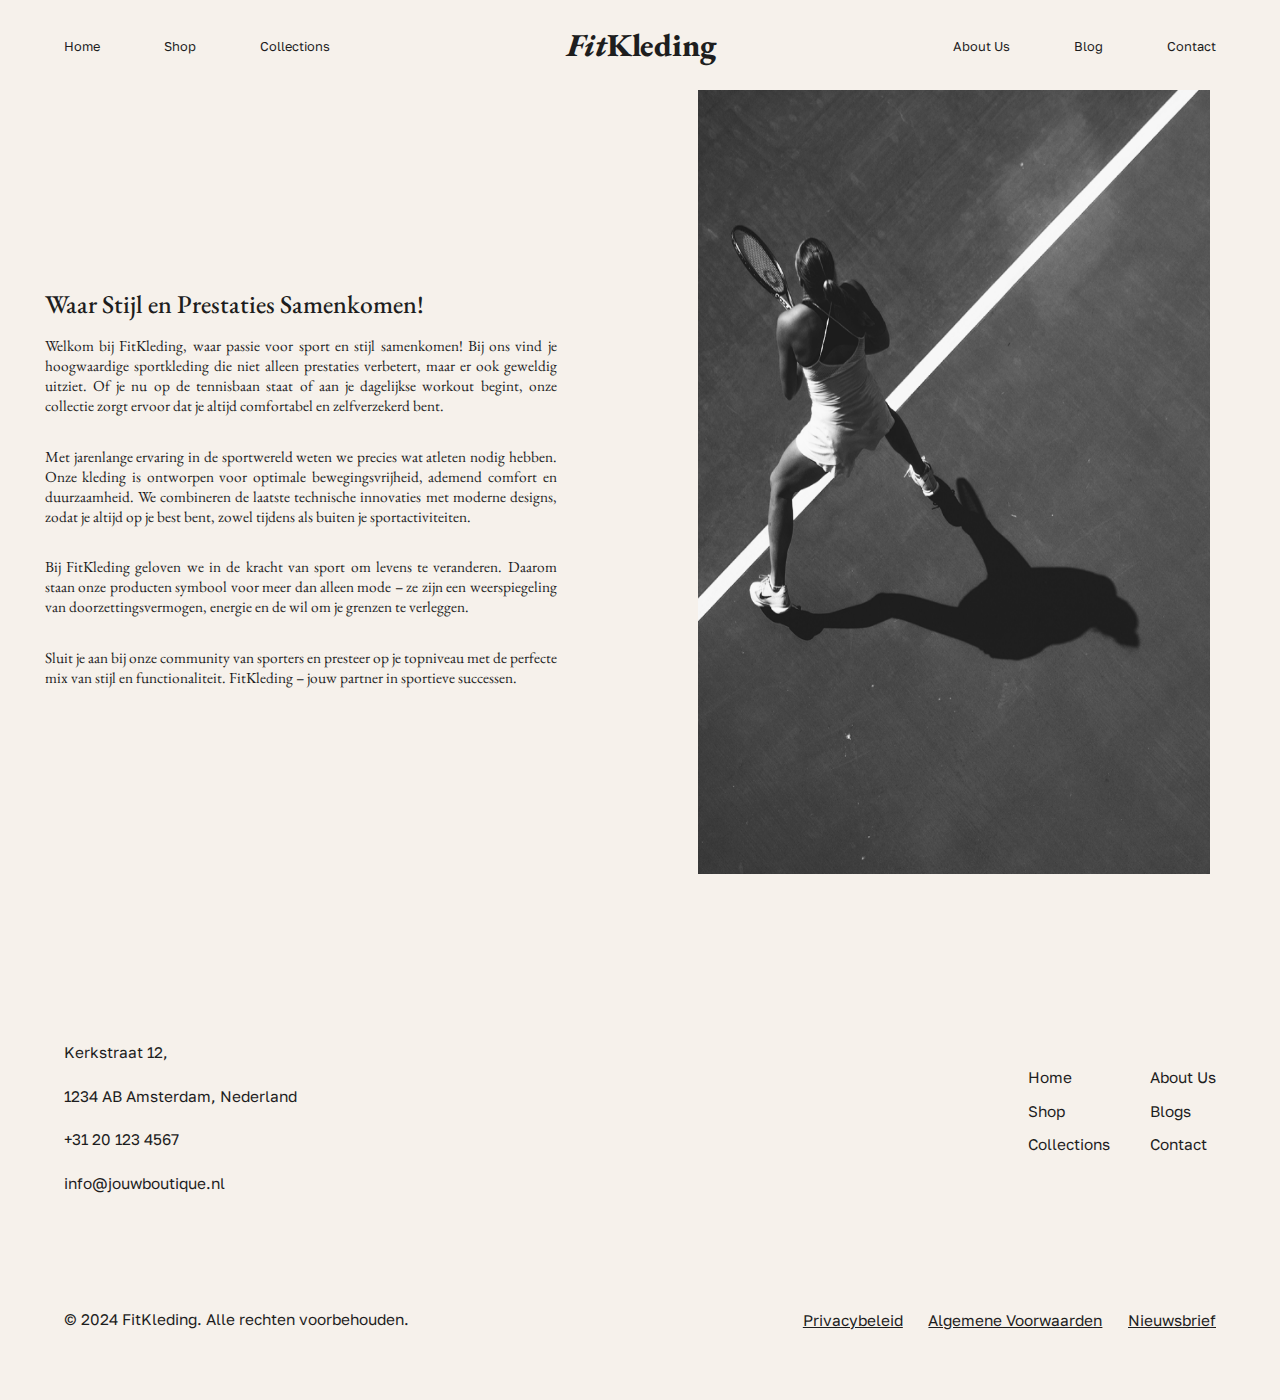
<file: about.html>
<!DOCTYPE html>
<html lang="nl">
<head>
    <meta charset="UTF-8">
    <meta name="viewport" content="width=device-width, initial-scale=1.0">
    <title>FitKleding</title>
    <link rel="stylesheet" href="styles/style.css">
</head>
<body>
    <header>
        <ul>
            <li><a href="index.html">Home</a></li>
            <li><a href="shop.html">Shop</a></li>
            <li><a href="collection.html">Collections</a></li>
        </ul>
        <section>
            <h1><em>Fit</em>Kleding</h1>
         </section>
        <ul>
            <li><a href="about.html">About Us</a></li>
            <li><a href="blog.html">Blog</a></li>
            <li><a href="contact.html">Contact</a></li>
        </ul>
    </header>
    <main>
        <section class="aboutInformation"> <!-- DIV -->
            <section>
                <h2>Waar Stijl en Prestaties Samenkomen!</h2>
                <p>Welkom bij FitKleding, waar passie voor sport en stijl samenkomen! Bij ons vind je hoogwaardige sportkleding die niet alleen prestaties verbetert, maar er ook geweldig uitziet. Of je nu op de tennisbaan staat of aan je dagelijkse workout begint, onze collectie zorgt ervoor dat je altijd comfortabel en zelfverzekerd bent.</p>
                <p>Met jarenlange ervaring in de sportwereld weten we precies wat atleten nodig hebben. Onze kleding is ontworpen voor optimale bewegingsvrijheid, ademend comfort en duurzaamheid. We combineren de laatste technische innovaties met moderne designs, zodat je altijd op je best bent, zowel tijdens als buiten je sportactiviteiten.</p>
                <p>Bij FitKleding geloven we in de kracht van sport om levens te veranderen. Daarom staan onze producten symbool voor meer dan alleen mode – ze zijn een weerspiegeling van doorzettingsvermogen, energie en de wil om je grenzen te verleggen.</p>
                <p>Sluit je aan bij onze community van sporters en presteer op je topniveau met de perfecte mix van stijl en functionaliteit. FitKleding – jouw partner in sportieve successen.</p>
            </section>
            <div>
                <img src="images/heroAfbeelding01.png" alt="">
            </div>
        </section>
    </main>
    <footer>
        <div class="footerContent">
            <section> <!-- DIV -->
                <p>Kerkstraat 12,</p>
                <p>1234 AB Amsterdam, Nederland</p>
                <p>+31 20 123 4567</p>
                <p>info@jouwboutique.nl</p>
            </section>
            <div>
                <ul>
                    <li><a href="">Home</a></li>
                    <li><a href="">Shop</a></li>
                    <li><a href="">Collections</a></li>
                </ul>
                <ul>
                    <li><a href="">About Us</a></li>
                    <li><a href="">Blogs</a></li>
                    <li><a href="">Contact</a></li>
                </ul>
            </div>
        </div>
        <section>
            <p>© 2024 FitKleding. Alle rechten voorbehouden.</p>
            <ul>
                <li><a href="">Privacybeleid</a></li>
                <li><a href="">Algemene Voorwaarden</a></li>
                <li><a href="">Nieuwsbrief</a></li>
            </ul>
        </section>
    </footer> 
</body>
</html>
</file>
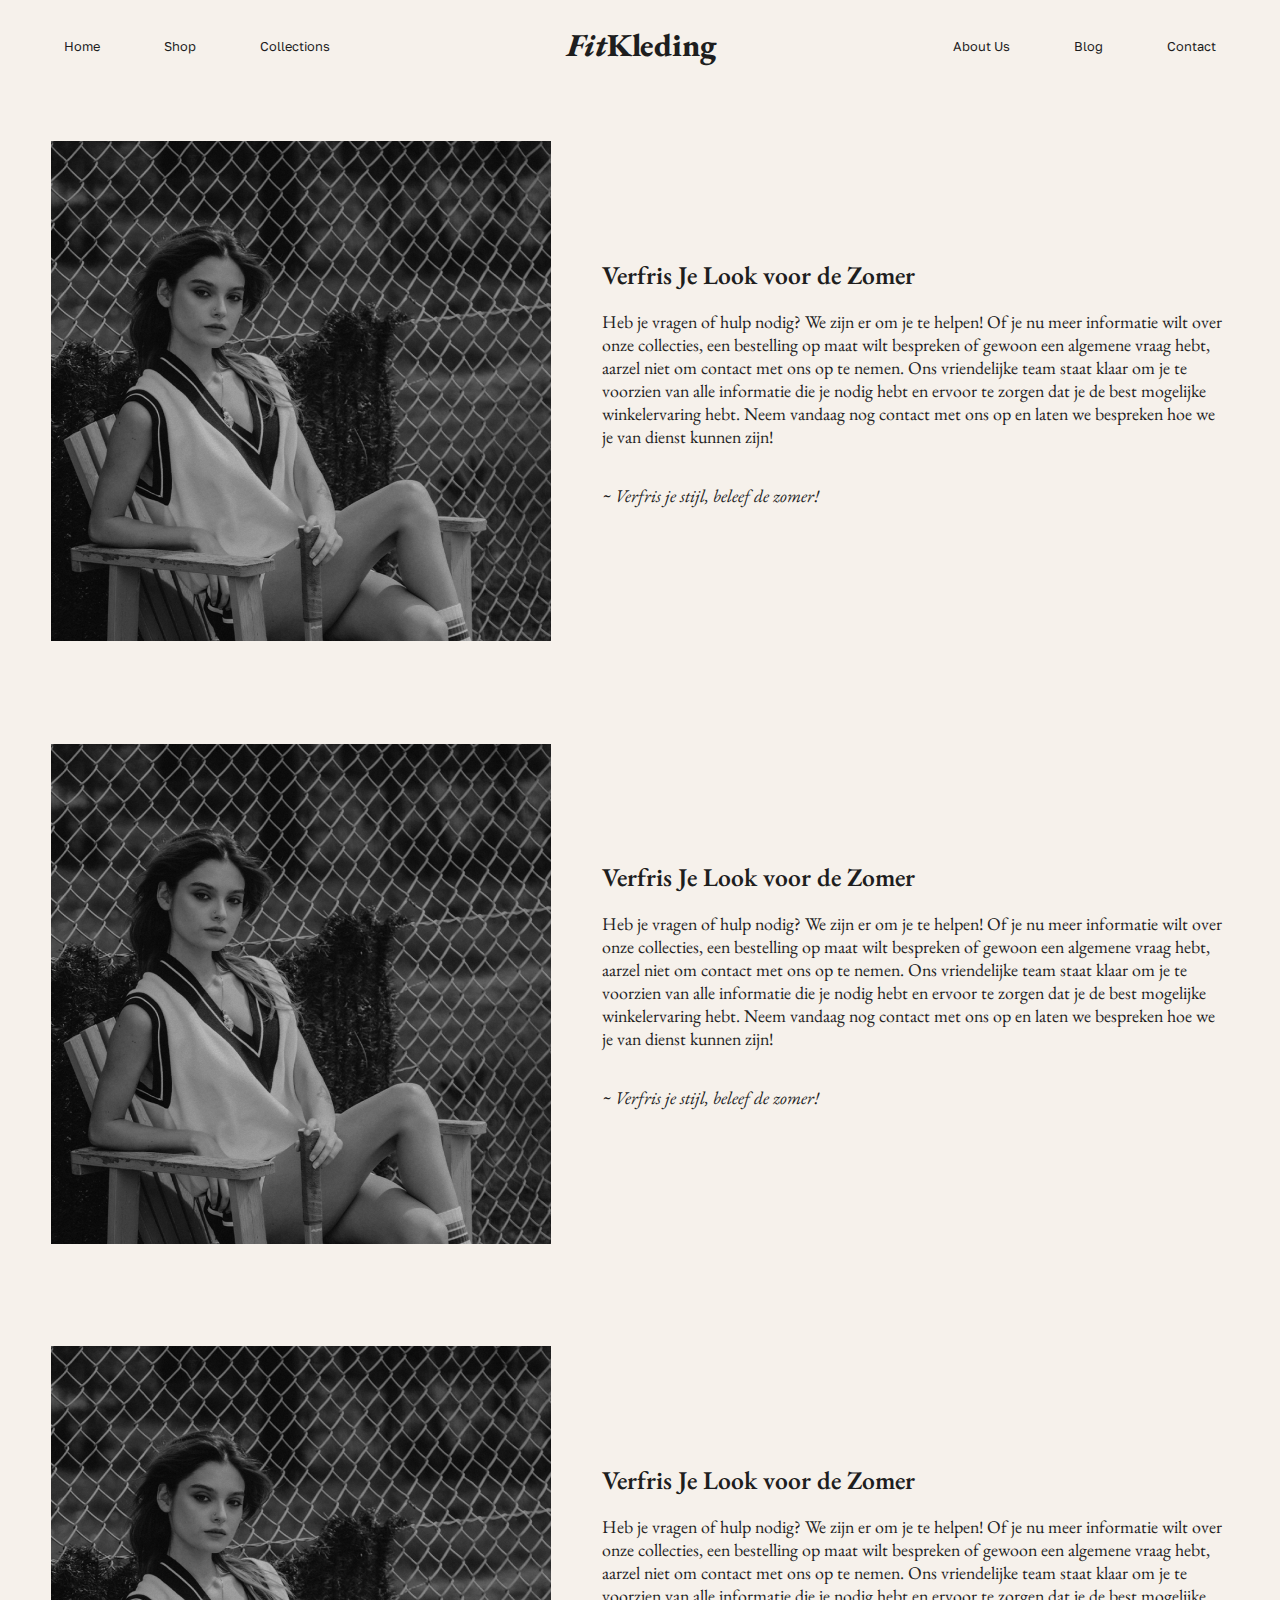
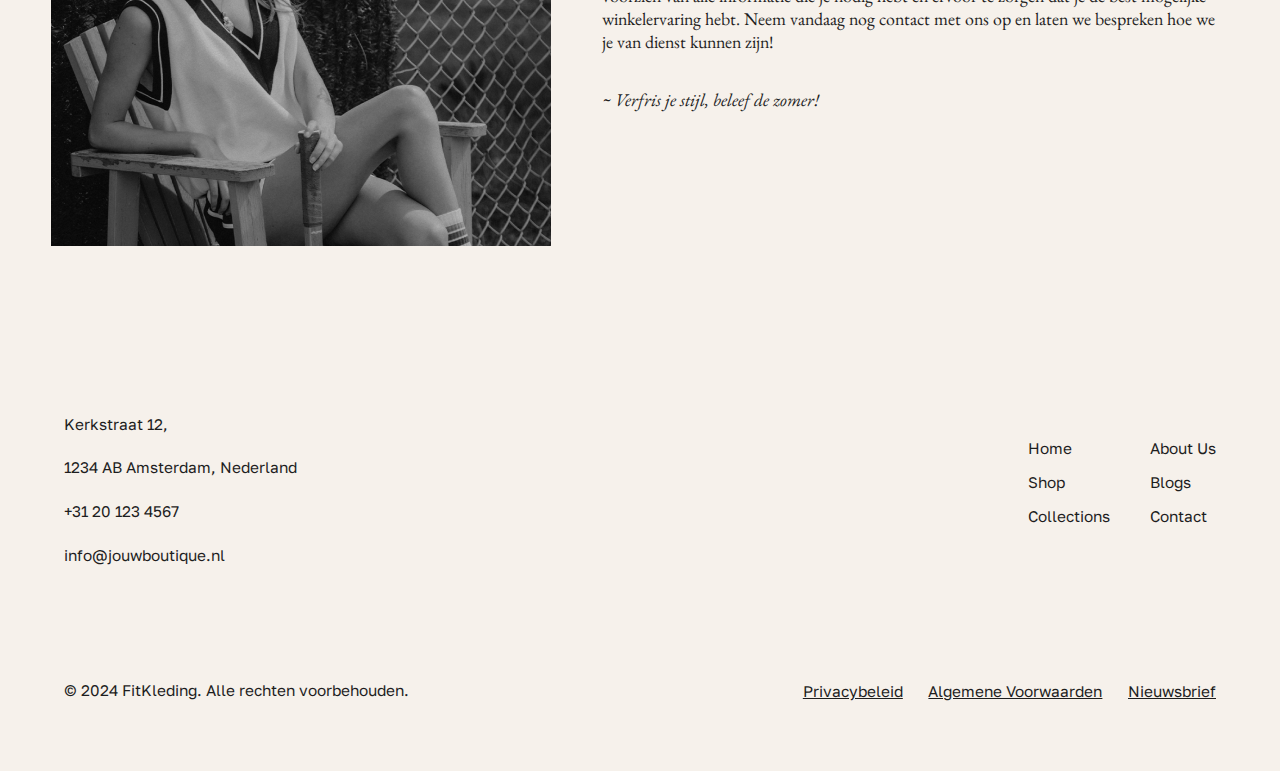
<file: blog.html>
<!DOCTYPE html>
<html lang="nl">
<head>
    <meta charset="UTF-8">
    <meta name="viewport" content="width=device-width, initial-scale=1.0">
    <title>FitKleding</title>
    <link rel="stylesheet" href="styles/style.css">
</head>
<body>
    <header>
        <ul>
            <li><a href="index.html">Home</a></li>
            <li><a href="shop.html">Shop</a></li>
            <li><a href="collection.html">Collections</a></li>
        </ul>
        <section>
            <h1><em>Fit</em>Kleding</h1>
         </section>
        <ul>
            <li><a href="about.html">About Us</a></li>
            <li><a href="blog.html">Blog</a></li>
            <li><a href="contact.html">Contact</a></li>
        </ul>
    </header>
    <main>
        <article>
            <img src="images/blog01.png" alt="">
            <section>
                <h2>Verfris Je Look voor de Zomer</h2>
                <p>Heb je vragen of hulp nodig? We zijn er om je te helpen! Of je nu meer informatie wilt over onze collecties, een bestelling op maat wilt bespreken of gewoon een algemene vraag hebt, aarzel niet om contact met ons op te nemen. Ons vriendelijke team staat klaar om je te voorzien van alle informatie die je nodig hebt en ervoor te zorgen dat je de best mogelijke winkelervaring hebt. Neem vandaag nog contact met ons op en laten we bespreken hoe we je van dienst kunnen zijn!</p>
                <p>~ Verfris je stijl, beleef de zomer!</p>
            </section>
        </article>
        <article>
            <img src="images/blog01.png" alt="">
            <section>
                <h2>Verfris Je Look voor de Zomer</h2>
                <p>Heb je vragen of hulp nodig? We zijn er om je te helpen! Of je nu meer informatie wilt over onze collecties, een bestelling op maat wilt bespreken of gewoon een algemene vraag hebt, aarzel niet om contact met ons op te nemen. Ons vriendelijke team staat klaar om je te voorzien van alle informatie die je nodig hebt en ervoor te zorgen dat je de best mogelijke winkelervaring hebt. Neem vandaag nog contact met ons op en laten we bespreken hoe we je van dienst kunnen zijn!</p>
                <p>~ Verfris je stijl, beleef de zomer!</p>
            </section>
        </article>
        <article>
            <img src="images/blog01.png" alt="">
            <section>
                <h2>Verfris Je Look voor de Zomer</h2>
                <p>Heb je vragen of hulp nodig? We zijn er om je te helpen! Of je nu meer informatie wilt over onze collecties, een bestelling op maat wilt bespreken of gewoon een algemene vraag hebt, aarzel niet om contact met ons op te nemen. Ons vriendelijke team staat klaar om je te voorzien van alle informatie die je nodig hebt en ervoor te zorgen dat je de best mogelijke winkelervaring hebt. Neem vandaag nog contact met ons op en laten we bespreken hoe we je van dienst kunnen zijn!</p>
                <p>~ Verfris je stijl, beleef de zomer!</p>
            </section>
        </article>
    </main>
    <footer>
        <div class="footerContent">
            <section> <!-- DIV -->
                <p>Kerkstraat 12,</p>
                <p>1234 AB Amsterdam, Nederland</p>
                <p>+31 20 123 4567</p>
                <p>info@jouwboutique.nl</p>
            </section>
            <div>
                <ul>
                    <li><a href="">Home</a></li>
                    <li><a href="">Shop</a></li>
                    <li><a href="">Collections</a></li>
                </ul>
                <ul>
                    <li><a href="">About Us</a></li>
                    <li><a href="">Blogs</a></li>
                    <li><a href="">Contact</a></li>
                </ul>
            </div>
        </div>
        <section>
            <p>© 2024 FitKleding. Alle rechten voorbehouden.</p>
            <ul>
                <li><a href="">Privacybeleid</a></li>
                <li><a href="">Algemene Voorwaarden</a></li>
                <li><a href="">Nieuwsbrief</a></li>
            </ul>
        </section>
    </footer> 
</body>
</html>
</file>
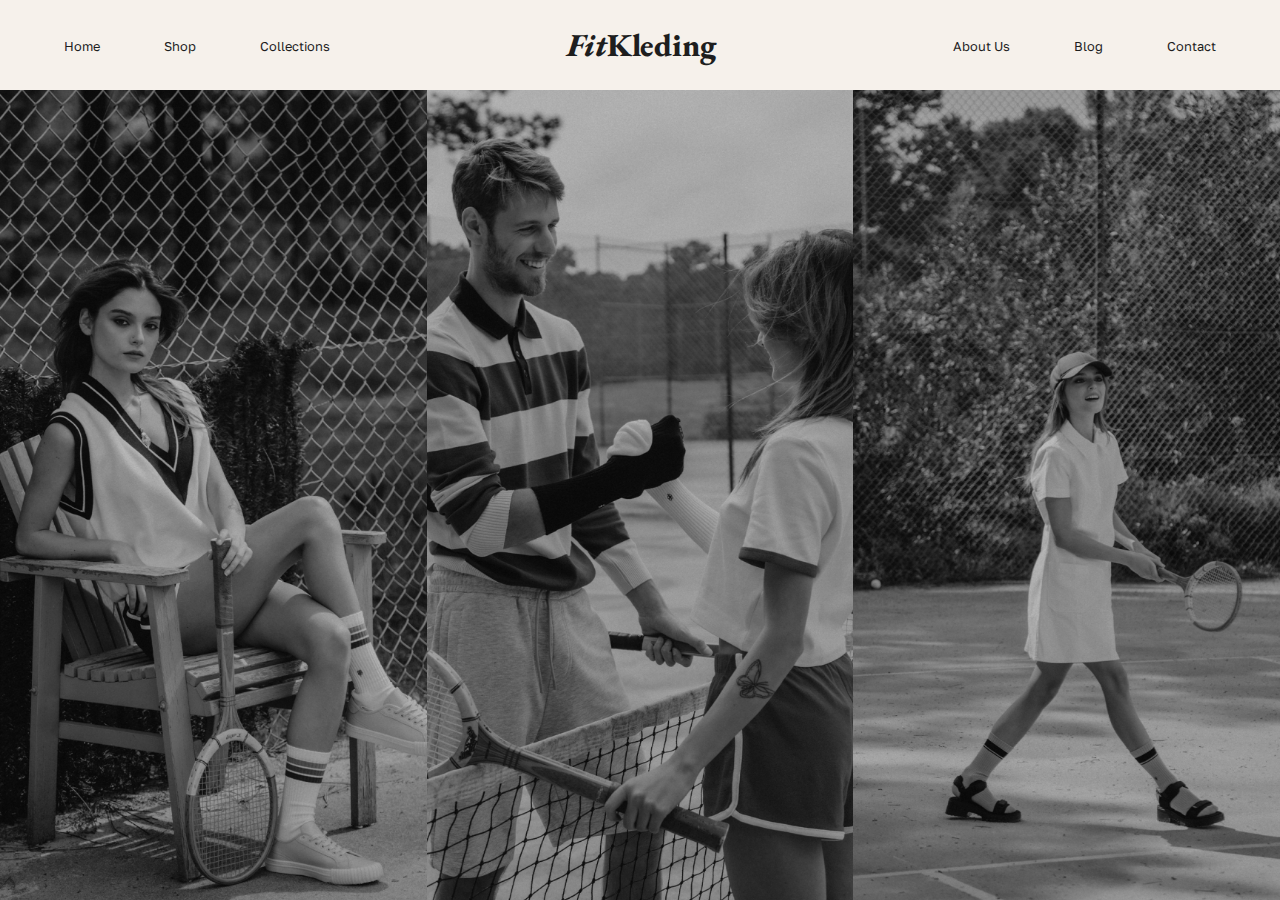
<file: collection.html>
<!DOCTYPE html>
<html lang="nl">
<head>
    <meta charset="UTF-8">
    <meta name="viewport" content="width=device-width, initial-scale=1.0">
    <title>FitKleding</title>
    <link rel="stylesheet" href="styles/style.css">
</head>
<body>
    <header>
        <ul>
            <li><a href="index.html">Home</a></li>
            <li><a href="shop.html">Shop</a></li>
            <li><a href="collection.html">Collections</a></li>
        </ul>
        <section>
            <h1><em>Fit</em>Kleding</h1>
         </section>
        <ul>
            <li><a href="about.html">About Us</a></li>
            <li><a href="blog.html">Blog</a></li>
            <li><a href="contact.html">Contact</a></li>
        </ul>
    </header>
    <main>
        <div class="collectionClothing">
            <div></div>
            <div></div>
            <div></div>
        </div>
    </main>
</body>
</html>
</file>
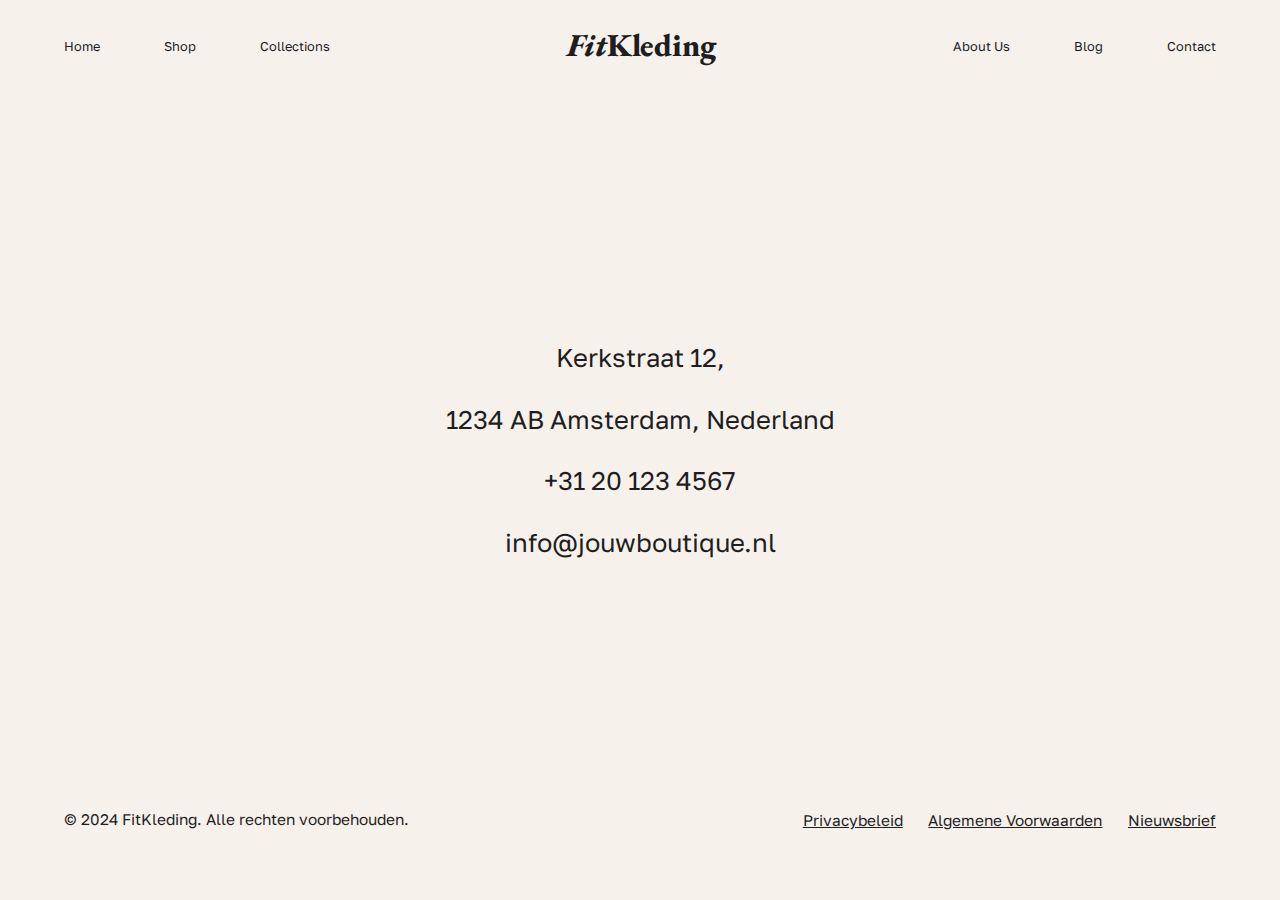
<file: contact.html>
<!DOCTYPE html>
<html lang="nl">
<head>
    <meta charset="UTF-8">
    <meta name="viewport" content="width=device-width, initial-scale=1.0">
    <title>FitKleding</title>
    <link rel="stylesheet" href="styles/style.css">
</head>
<body>
    <header>
        <ul>
            <li><a href="index.html">Home</a></li>
            <li><a href="shop.html">Shop</a></li>
            <li><a href="collection.html">Collections</a></li>
        </ul>
        <section>
            <h1><em>Fit</em>Kleding</h1>
         </section>
        <ul>
            <li><a href="about.html">About Us</a></li>
            <li><a href="blog.html">Blog</a></li>
            <li><a href="contact.html">Contact</a></li>
        </ul>
    </header>
    <main>
        <div class="contactInformation">
            <p>Kerkstraat 12,</p>
            <p>1234 AB Amsterdam, Nederland</p>
            <p>+31 20 123 4567</p>
            <p>info@jouwboutique.nl</p>
        </div>
    </main>
    <footer>
        <section>
            <p>© 2024 FitKleding. Alle rechten voorbehouden.</p>
            <ul>
                <li><a href="">Privacybeleid</a></li>
                <li><a href="">Algemene Voorwaarden</a></li>
                <li><a href="">Nieuwsbrief</a></li>
            </ul>
        </section>
    </footer> 
</body>
</html>
</file>
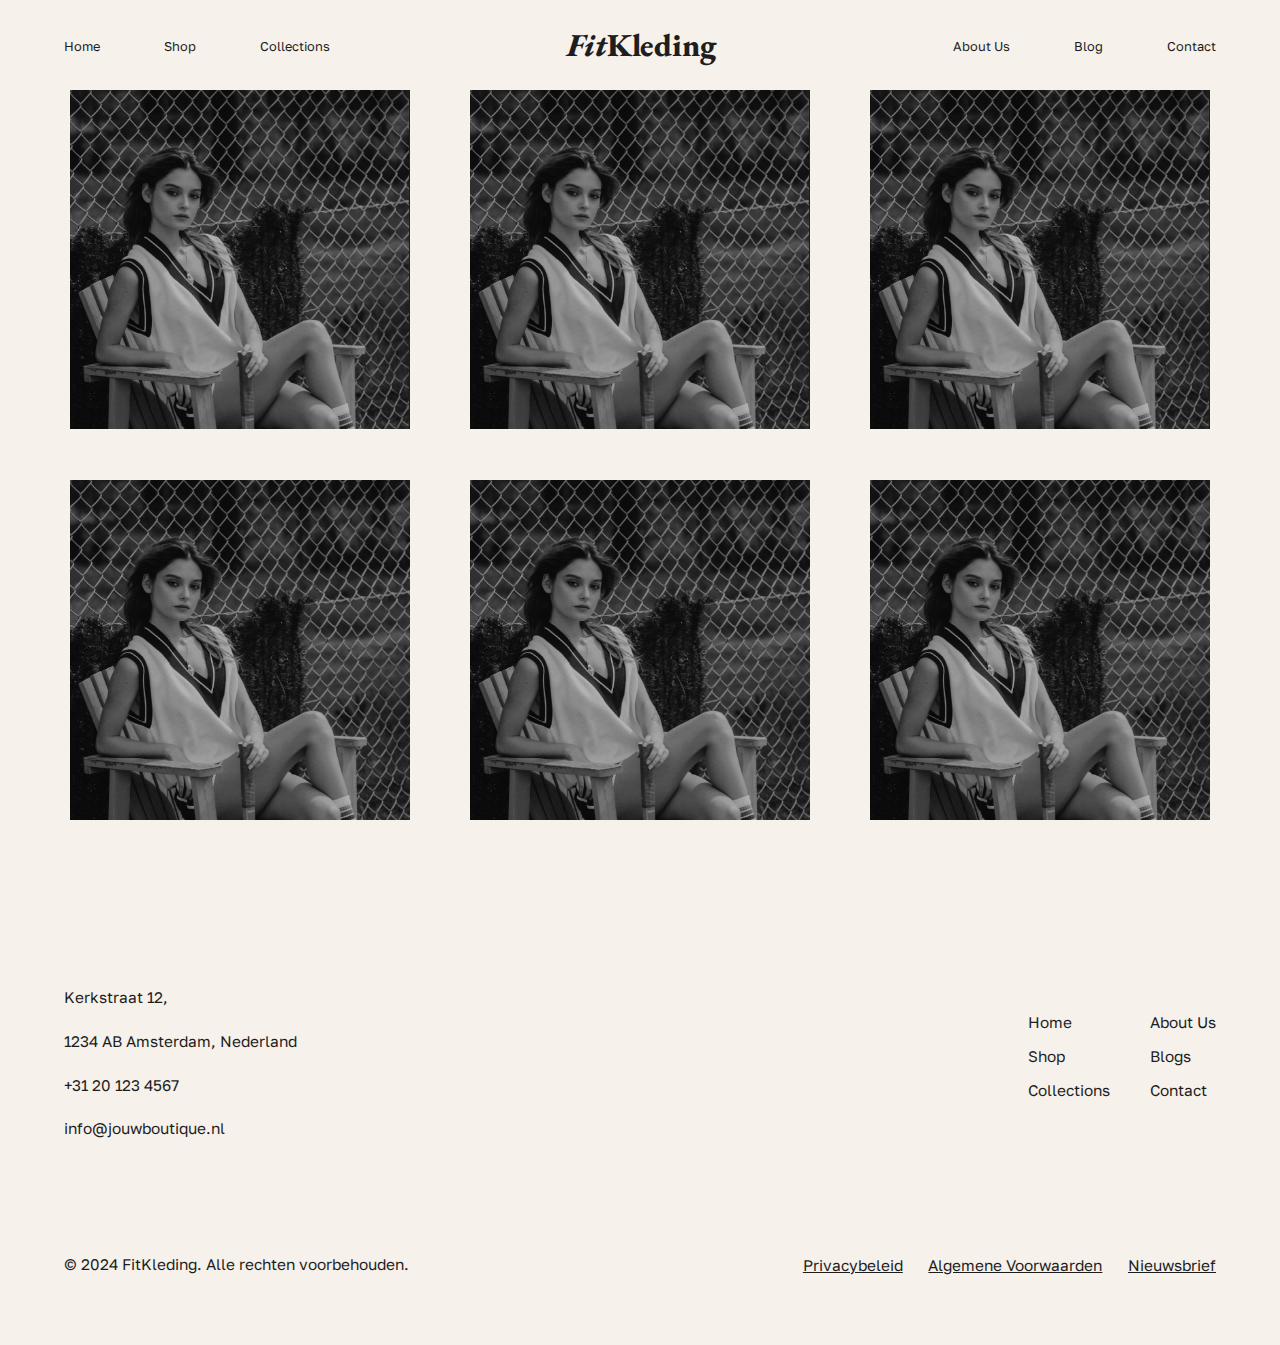
<file: shop.html>
<!DOCTYPE html>
<html lang="nl">
<head>
    <meta charset="UTF-8">
    <meta name="viewport" content="width=device-width, initial-scale=1.0">
    <title>FitKleding</title>
    <link rel="stylesheet" href="styles/style.css">
</head>
<body>
    <header>
        <ul>
            <li><a href="index.html">Home</a></li>
            <li><a href="shop.html">Shop</a></li>
            <li><a href="collection.html">Collections</a></li>
        </ul>
        <section>
            <h1><em>Fit</em>Kleding</h1>
         </section>
        <ul>
            <li><a href="about.html">About Us</a></li>
            <li><a href="blog.html">Blog</a></li>
            <li><a href="contact.html">Contact</a></li>
        </ul>
    </header>
    <main>
        <div class="itemsClothing">
            <div></div>
            <div></div>
            <div></div>
            <div></div>
            <div></div>
            <div></div>
        </div>
    </main>
    <footer>
        <div class="footerContent">
            <section> <!-- DIV -->
                <p>Kerkstraat 12,</p>
                <p>1234 AB Amsterdam, Nederland</p>
                <p>+31 20 123 4567</p>
                <p>info@jouwboutique.nl</p>
            </section>
            <div>
                <ul>
                    <li><a href="">Home</a></li>
                    <li><a href="">Shop</a></li>
                    <li><a href="">Collections</a></li>
                </ul>
                <ul>
                    <li><a href="">About Us</a></li>
                    <li><a href="">Blogs</a></li>
                    <li><a href="">Contact</a></li>
                </ul>
            </div>
        </div>
        <section>
            <p>© 2024 FitKleding. Alle rechten voorbehouden.</p>
            <ul>
                <li><a href="">Privacybeleid</a></li>
                <li><a href="">Algemene Voorwaarden</a></li>
                <li><a href="">Nieuwsbrief</a></li>
            </ul>
        </section>
    </footer> 
</body>
</html>
</file>
<file: styles/style.css>
@import url('https://fonts.googleapis.com/css2?family=Golos+Text:wght@400..900&display=swap');
@import url('https://fonts.googleapis.com/css2?family=EB+Garamond:ital,wght@0,400..800;1,400..800&family=Golos+Text:wght@400..900&display=swap');

body {
    color: #1E1E1E;
    background-color: #F6F1EB;
    font-family: "EB Garamond", serif;
    font-style: normal;
    margin: 0;
}


header {
    display: flex;
    justify-content: space-between;
    align-items: center;
    height: 10vh;
}

header ul {
    display: flex;
    padding-left: 0;
}

header li {
    list-style: none;
}

a {
    color: #1E1E1E;
    text-decoration: none;
    font-size: 1vw;
    font-family: "Golos Text", sans-serif;
}

header ul:first-of-type li {
    margin-left: 5vw;
}

header ul:last-of-type li {
    margin-right: 5vw;
}

h1 {
    font-size: 2.5vw;
    padding: 0;
    margin: 0;

    font-family: "EB Garamond", serif;
    font-weight: 800;
    font-style: normal;
}

.hero {
    display: flex;
    justify-content: space-around;
    flex-flow: row wrap;
    height: 90vh;
    padding: 0 1vw;
    margin: 0;
    margin-bottom: 4vw;
}

.hero div {
    width: 40vw;
    margin: 0;
}

div img {
    width: 100%;
}

h2 {
    font-size: 8vw;
    font-weight: 300;
    text-transform: uppercase;
    
    margin: 0;
    padding: 0;
}

.collectionHome {
    display: flex;
    flex-flow: column;
    align-items: flex-end;

    height: 90vh;
    color: #F6F1EB;
    padding: 4vw;

    background-image: url("../images/collectionAchtergrond.png");
    background-position: right bottom;
    background-size: 130vw;
    background-repeat: no-repeat;
    background-attachment: fixed;
}

.collectionHome section {
    display: flex;
    flex-flow: column;
    margin: 4vw 0;
    width: 20vw;
    text-align: end;
}

h3 {
    font-size: 2vw;
    margin: 0;
}

p {
    font-size: 1.2vw;
}

.collectionHome p:last-of-type {
    font-style: italic;
}

.clothingSection {
    display: grid;
    grid-template-columns: repeat(3, 1fr);
    height: 100vh;
}

.clothingSection div {
    background-image: url("../images/clothing02.png");
    background-repeat: no-repeat;
    background-size: 100%;
}

.clothingSection div:first-of-type {
    background-image: url("../images/clothing01.png");
}

.clothingSection div:last-of-type {
    background-image: url("../images/clothing03.png");
    background-position: center right;
}

.banner {
    height: 15vh;

    display: flex;
    justify-content: center;
    align-items: center;

    background-color: #6C7A5A;
}

.banner h2 {
    font-size: 3vw;
    color: #F6F1EB;
    
    margin: 0;
    height: fit-content;
}

.informationSection {
    display: flex;
    justify-content: space-between;
    flex-flow: row;
    height: 95vh;
    padding: 2vw 5vw;
}

.informationSection section {
    display: flex;
    flex-flow: column;
    justify-content: center;
    width: 50%;
}

.informationSection h2 {
    font-weight: 500;
    font-size: 2vw;
    text-transform: none;
}

.informationSection div {
    display: flex;
    justify-content: center;
    width: 45%;
    padding: 2vw 0 2vw 2vw;
}

.informationSection p {
    font-size: 1.2vw;
    width: 30vw;
}

.informationSection p:last-of-type {
    font-style: italic;
}

.footerContent {
    display: flex;
    justify-content: space-between;
    align-content: center;
    height: 20vw;
    padding: 5vw;
}

footer div {
    display: flex;
    align-items: center;
}

footer ul {
    display: flex;
    flex-flow: column;
    width: fit-content;
    height: fit-content;
}

footer p {
    font-family: "Golos Text", sans-serif;
    margin: 1vw;
    margin-left: 0;
}

footer li {
    margin-bottom: 1vw;
    list-style: none;
}

footer a {
    font-size: 1.2vw;
}

.footerContent section {
    display: flex;
    flex-flow: column;
    justify-content: center;
}

footer > section {
    display: flex;
    flex-flow: row;
    justify-content: space-between;
    height: 10vh;
    padding: 0 5vw;
}

footer > section ul {
    display: flex;
    flex-flow: row;
    margin: 0;
}

footer > section li {
    margin: 0;
    padding-left: 0;
    width: fit-content;
    list-style: none;
    padding-left: 2vw;
}

footer > section a {
    margin: 0;
    text-decoration: underline;
}

footer > section p {
    margin: 0;
}

/* About Us Section */

.aboutInformation {
    display: flex;
    justify-content: space-between;
    flex-flow: row;
    height: 90vh;
    padding: 2vw 3.5vw;
    padding-top: 0;
}

.aboutInformation section {
    display: flex;
    flex-flow: column;
    justify-content: center;
    width: 50%;
}

.aboutInformation h2 {
    font-weight: 500;
    font-size: 2vw;
    text-transform: none;
}

.aboutInformation div {
    display: flex;
    justify-content: center;
    width: 40vw;
    padding: 0 2vw 2vw;
}

.aboutInformation p {
    font-size: 1.2vw;
    width: 40vw;
    text-align: justify;
}

/* Contact Page */

.contactInformation {
    display: flex;
    justify-content: center;
    align-items: center;
    flex-flow: column;
    height: 80vh;
}

.contactInformation p {
    font-size: 2vw;
    font-family: "Golos Text", sans-serif;
    margin: 1.2vw;
}

/* blog Section */

article {
    display: flex;
    flex-flow: row;
    padding: 4vw;
}

article section {
    display: flex;
    flex-flow: column;
    justify-content: center;
    margin-left: 4vw;
}
article h2 {
    font-size: 2vw;
    font-weight: 600;
    text-transform: none;
}

article p {
    font-size: 1.4vw;
}

article p:last-of-type {
    font-style: italic;
}

article img {
    background-color: #1E1E1E;
    width: 100vw;
}

/* collection Page */

.collectionClothing {
    background-color: #1E1E1E;
    display: grid;
    grid-template-columns: repeat(3, 1fr);
    height: 90vh;
}

.collectionClothing div {
    background-image: url("../images/clothing02.png");
    background-repeat: no-repeat;
    background-size: 100%;
}

.collectionClothing div:first-of-type {
    background-image: url("../images/clothing01.png");
}

.collectionClothing div:last-of-type {
    background-image: url("../images/clothing03.png");
    background-position: center right; 
}

/* Shop Page */

.itemsClothing {
    display: flex;
    flex-flow: row wrap;
    justify-content: space-between;
    margin: 0;
    padding: 0 3.5vw;
}

.itemsClothing > div {
    background-color: #1E1E1E;
    margin: 4vw 2vw;
    margin-top: 0;
    width: 26.5vw;
    height: 26.5vw;

    background-image: url("../images/blog01.png");
    background-repeat: no-repeat;
    background-size: contain;
}
</file>
